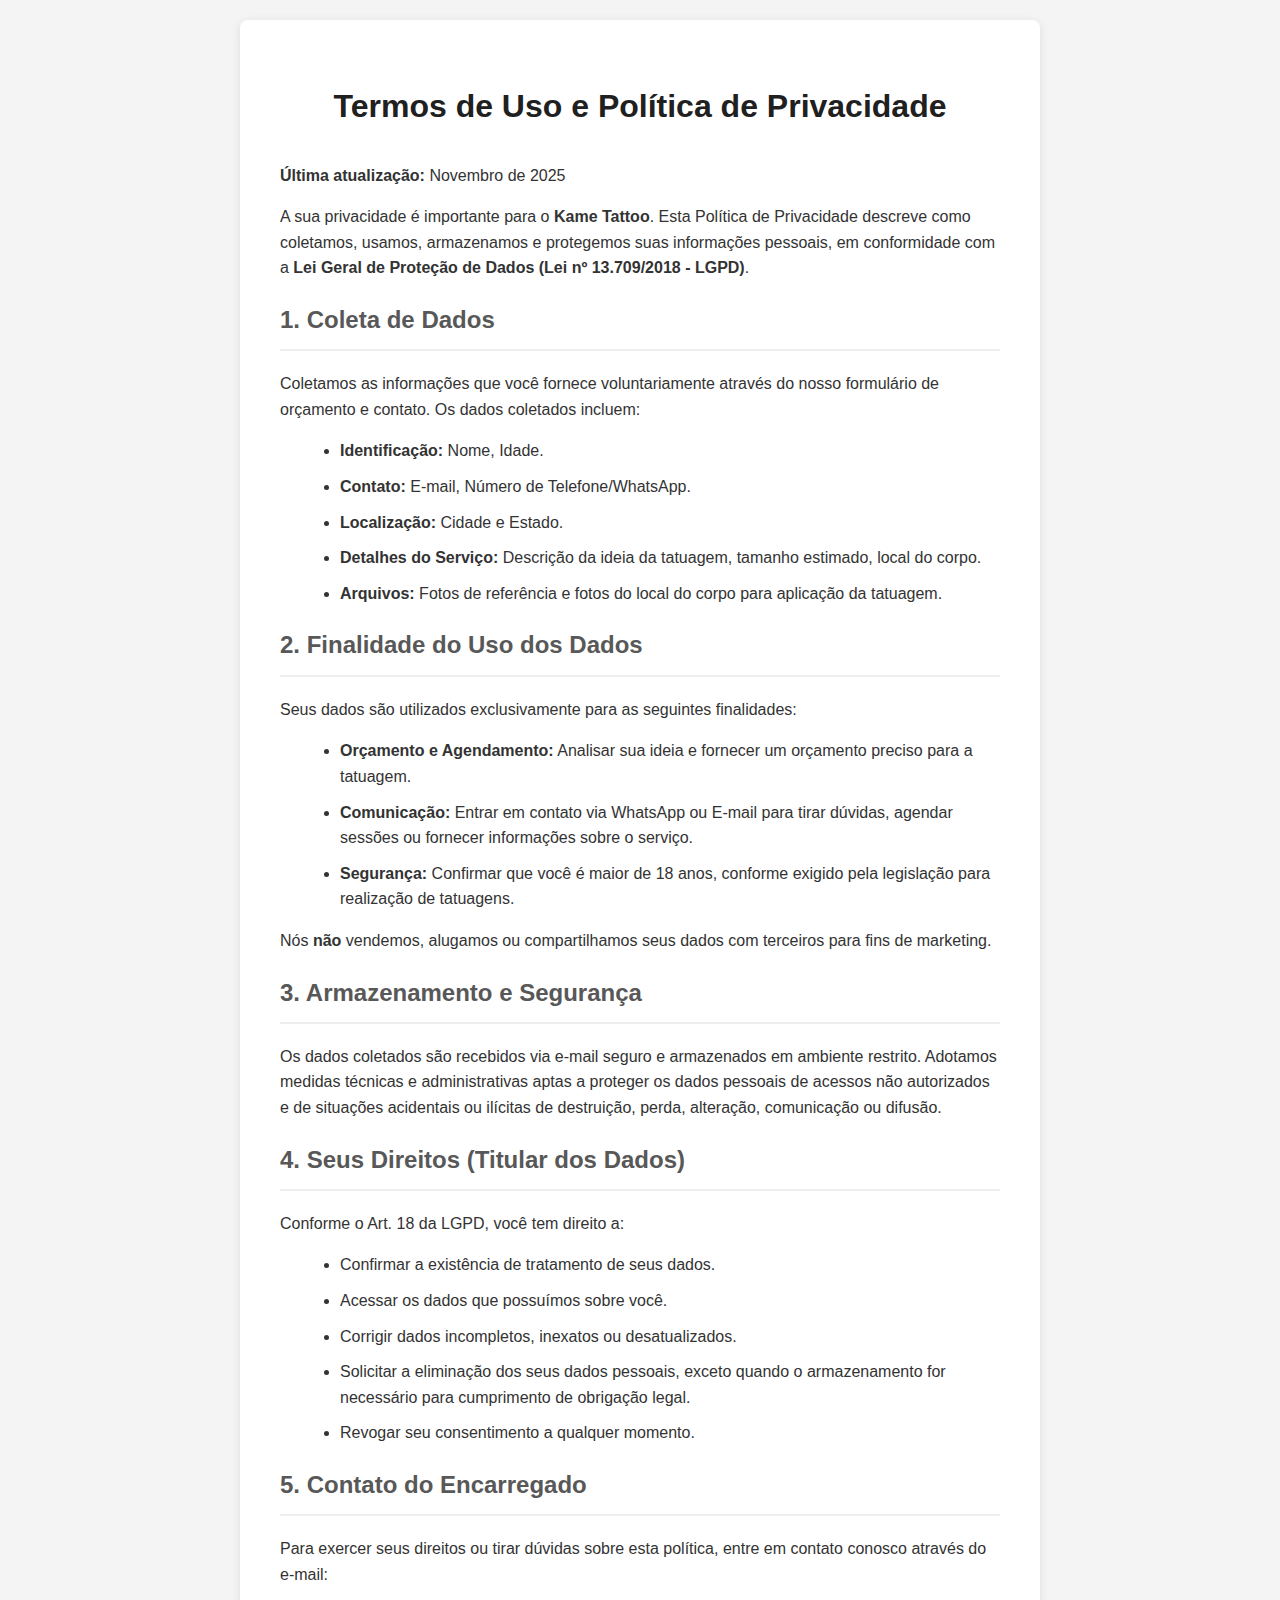
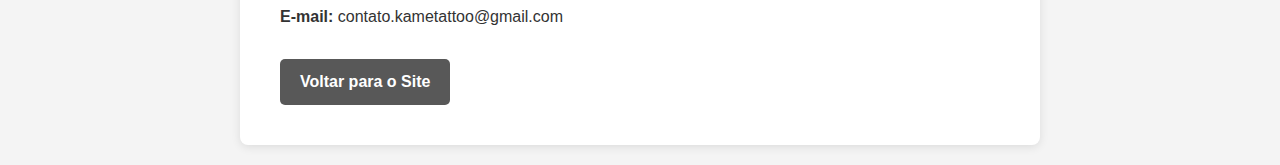
<file: termos.html>
<!DOCTYPE html>
<html lang="pt-br">
<head>
    <meta charset="UTF-8">
    <meta name="viewport" content="width=device-width, initial-scale=1.0">
    <title>Termos de Uso e Política de Privacidade - Kame Tattoo</title>
    <style>
        body { font-family: 'Inter', sans-serif; line-height: 1.6; color: #333; max-width: 800px; margin: 0 auto; padding: 20px; background-color: #f4f4f4; }
        .container { background: white; padding: 40px; border-radius: 8px; box-shadow: 0 2px 10px rgba(0,0,0,0.1); }
        h1 { color: #202020; text-align: center; margin-bottom: 30px; }
        h2 { color: #585858; margin-top: 20px; border-bottom: 2px solid #eee; padding-bottom: 10px; }
        p, li { font-size: 16px; margin-bottom: 10px; }
        ul { margin-left: 20px; }
        .btn-voltar { display: inline-block; margin-top: 20px; padding: 10px 20px; background-color: #585858; color: white; text-decoration: none; border-radius: 5px; font-weight: bold; }
        .btn-voltar:hover { background-color: #333; }
    </style>
</head>
<body>

    <div class="container">
        <h1>Termos de Uso e Política de Privacidade</h1>
        <p><strong>Última atualização:</strong> Novembro de 2025</p>

        <p>A sua privacidade é importante para o <strong>Kame Tattoo</strong>. Esta Política de Privacidade descreve como coletamos, usamos, armazenamos e protegemos suas informações pessoais, em conformidade com a <strong>Lei Geral de Proteção de Dados (Lei nº 13.709/2018 - LGPD)</strong>.</p>

        <h2>1. Coleta de Dados</h2>
        <p>Coletamos as informações que você fornece voluntariamente através do nosso formulário de orçamento e contato. Os dados coletados incluem:</p>
        <ul>
            <li><strong>Identificação:</strong> Nome, Idade.</li>
            <li><strong>Contato:</strong> E-mail, Número de Telefone/WhatsApp.</li>
            <li><strong>Localização:</strong> Cidade e Estado.</li>
            <li><strong>Detalhes do Serviço:</strong> Descrição da ideia da tatuagem, tamanho estimado, local do corpo.</li>
            <li><strong>Arquivos:</strong> Fotos de referência e fotos do local do corpo para aplicação da tatuagem.</li>
        </ul>

        <h2>2. Finalidade do Uso dos Dados</h2>
        <p>Seus dados são utilizados exclusivamente para as seguintes finalidades:</p>
        <ul>
            <li><strong>Orçamento e Agendamento:</strong> Analisar sua ideia e fornecer um orçamento preciso para a tatuagem.</li>
            <li><strong>Comunicação:</strong> Entrar em contato via WhatsApp ou E-mail para tirar dúvidas, agendar sessões ou fornecer informações sobre o serviço.</li>
            <li><strong>Segurança:</strong> Confirmar que você é maior de 18 anos, conforme exigido pela legislação para realização de tatuagens.</li>
        </ul>
        <p>Nós <strong>não</strong> vendemos, alugamos ou compartilhamos seus dados com terceiros para fins de marketing.</p>

        <h2>3. Armazenamento e Segurança</h2>
        <p>Os dados coletados são recebidos via e-mail seguro e armazenados em ambiente restrito. Adotamos medidas técnicas e administrativas aptas a proteger os dados pessoais de acessos não autorizados e de situações acidentais ou ilícitas de destruição, perda, alteração, comunicação ou difusão.</p>

        <h2>4. Seus Direitos (Titular dos Dados)</h2>
        <p>Conforme o Art. 18 da LGPD, você tem direito a:</p>
        <ul>
            <li>Confirmar a existência de tratamento de seus dados.</li>
            <li>Acessar os dados que possuímos sobre você.</li>
            <li>Corrigir dados incompletos, inexatos ou desatualizados.</li>
            <li>Solicitar a eliminação dos seus dados pessoais, exceto quando o armazenamento for necessário para cumprimento de obrigação legal.</li>
            <li>Revogar seu consentimento a qualquer momento.</li>
        </ul>

        <h2>5. Contato do Encarregado</h2>
        <p>Para exercer seus direitos ou tirar dúvidas sobre esta política, entre em contato conosco através do e-mail:</p>
        <p><strong>E-mail:</strong> contato.kametattoo@gmail.com</p>

        <a href="index.html" class="btn-voltar">Voltar para o Site</a>
    </div>

</body>
</html>
</file>
